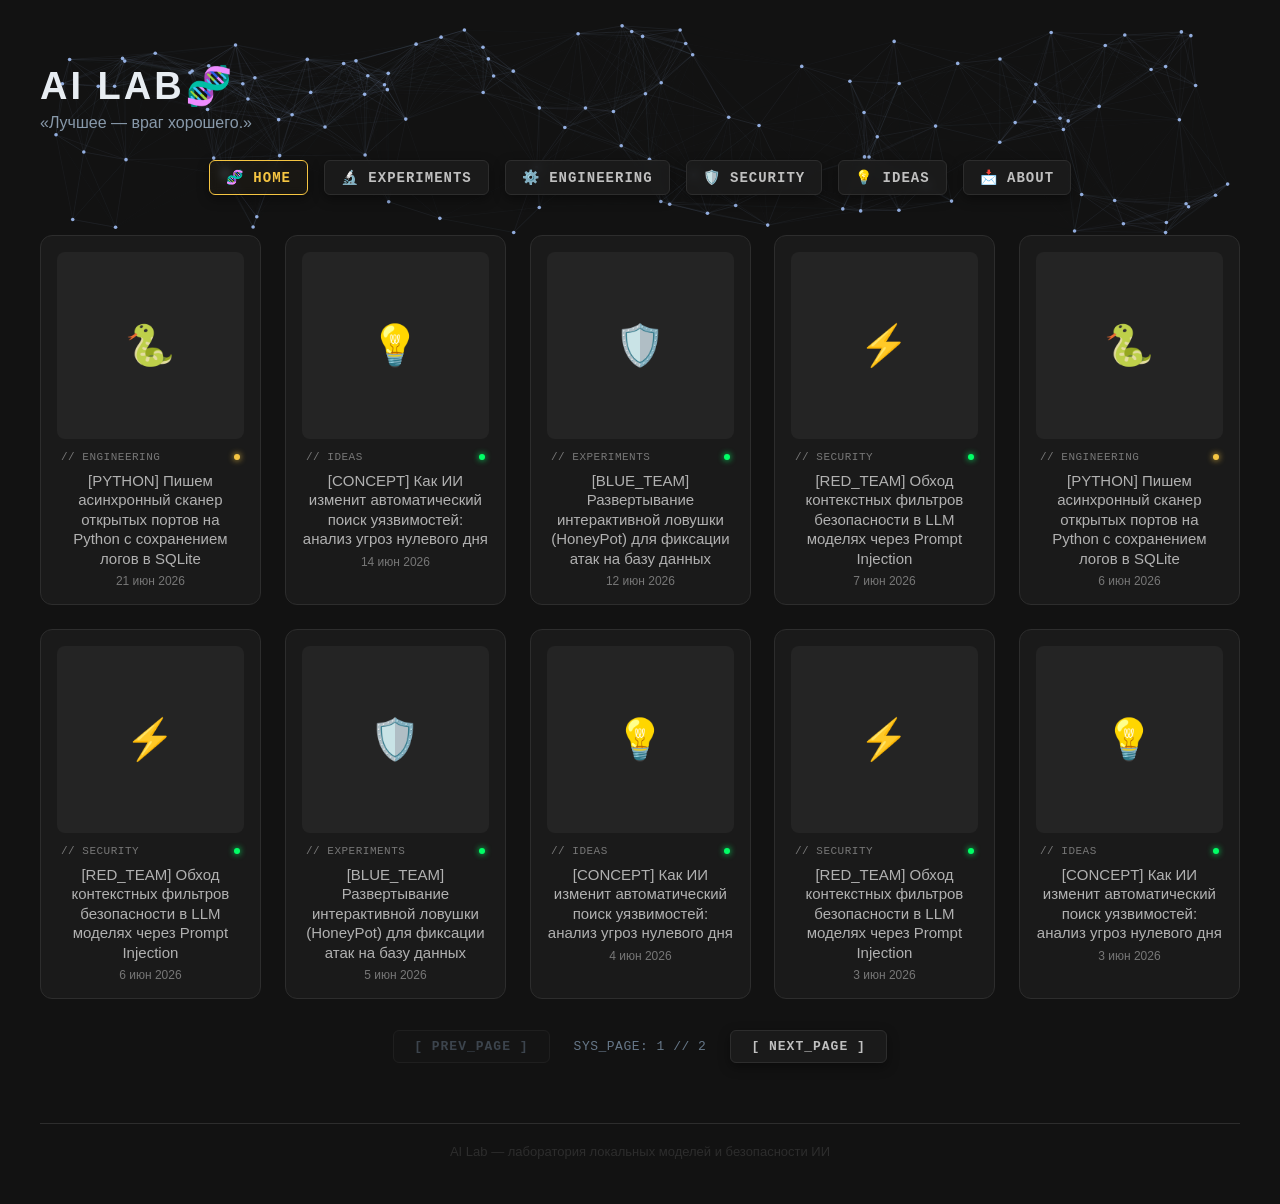
<file: index.html>
<!DOCTYPE html>
<html lang="ru">
<head>
  <meta charset="utf-8">
  <meta name="viewport" content="width=device-width, initial-scale=1.0">
  <title>AI Lab — Главная</title>
  <link rel="stylesheet" href="css/style.css">
</head>
<body>
<header>
  <!-- Фоновый холст остается на весь экран -->
  <canvas id="neuro-canvas"></canvas>
  
  <!-- Новый контейнер для выравнивания текста по левому краю контента -->
  <div class="header-container">
    <h1 class="matrix-title">AI Lab🧬</h1>
    <div class="subtitle">«Лучшее — враг хорошего.»</div>
<nav>
  <a href="index.html" class="category-btn active" data-category="ALL">🧬 HOME</a>
  <a href="EXPERIMENTS.html">🔬 EXPERIMENTS</a>
  <a href="ENGINEERING.html">⚙️ ENGINEERING</a>
  <a href="SECURITY.html">🛡️ SECURITY</a>
  <a href="IDEAS.html">💡 IDEAS</a>
  <a href="about.html">📩 ABOUT</a>
</nav>
  </div>
</header>




<main>
  <!-- Возвращаем просторную сетку публикаций -->
  <div class="grid-container" id="posts-container">
    <!-- Сюда JS будет вставлять ваши карточки -->
  </div>
  
  <div id="pagination-controls" style="display: flex; justify-content: center; align-items: center; margin: 30px 0 40px; gap: 8px; flex-wrap: wrap;">
    <!-- Сюда JS вставит кнопки пагинации -->
  </div>
  
</div>

</main>

  <footer>
    AI Lab — лаборатория локальных моделей и безопасности ИИ
  </footer>

  <script src="js/main.js"></script>
  <script src="js/neuro.js"></script>
</body>
</html>
</file>
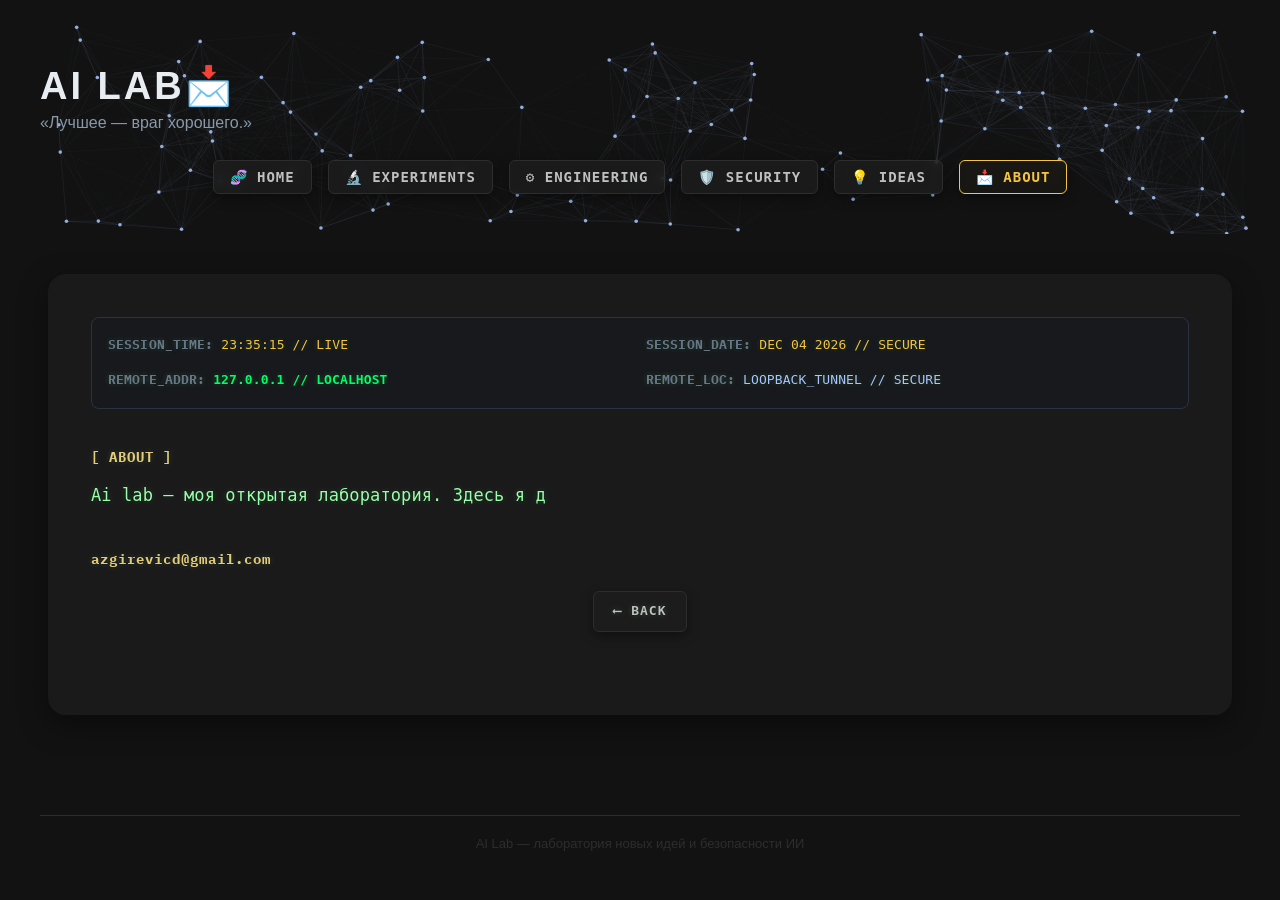
<file: about.html>
<!DOCTYPE html>
<html lang="ru">
<head>
  <meta charset="utf-8">
  <meta name="viewport" content="width=device-width, initial-scale=1.0">
  <title>AI Lab — About</title>
  <!-- ИСПРАВЛЕНО: Правильное и полное подключение худых кибер-шрифтов от Google -->
<link href="https://fonts.googleapis.com/css2?family=IBM+Plex+Mono:wght@400;600&display=swap" rel="stylesheet">
  <link rel="stylesheet" href="css/style.css">
</head>

<body>
<header>
  <canvas id="neuro-canvas"></canvas>
  <div class="header-container">
    <h1 class="matrix-title">AI Lab📩</h1>
    <div class="subtitle">«Лучшее — враг хорошего.»</div>
    <nav>
      <a href="index.html">🧬 HOME</a>
      <a href="EXPERIMENTS.html">🔬 EXPERIMENTS</a>
      <a href="ENGINEERING.html">⚙️ ENGINEERING</a>
      <a href="SECURITY.html">🛡️ SECURITY</a>
      <a href="IDEAS.html">💡 IDEAS</a>
      <a href="about.html" class="category-btn active" data-category="ABOUT">📩 ABOUT</a>
    </nav>
  </div>
</header>

  <main class="post-main-container">

      <!-- 3. Основной блок контента -->
  <article class="post-content">
<div class="spec-grid" style="margin-bottom: 24px;">
  <!-- Живые дата и время -->
  <div class="spec-item"><strong>SESSION_TIME:</strong> <span id="live-clock" style="color: #F5C542;">CONNECTING...</span></div>
  <div class="spec-item"><strong>SESSION_DATE:</strong> <span id="live-date" style="color: #F5C542;">SYNCING...</span></div>
  
  <!-- IP-адрес посетителя -->
  <div class="spec-item"><strong>REMOTE_ADDR:</strong> <span id="user-ip" style="color: #00ff66; font-weight: bold;">[SCANNING...]</span></div>
  <div class="spec-item"><strong>REMOTE_LOC:</strong> <span id="user-geo" style="color: #A8C7FF;">[LOCATING...]</span></div>

    </div>

</div>
    
    <h3>[ ABOUT ]</h3>
    <p>Ai lab — моя открытая лаборатория. Здесь я документирую эксперименты, фиксирую ошибки и делюсь выводами. Дневник моего погружения в сферу ИИ-технологий.
    Благодаря современным инструментам, теперь каждый может создавать готовые проекты (вроде этого сайта), не имея глубоких технических знаний.
    Мой путь — это обучение через практические эксперименты. Если этот сайт вдохновит или поможет кому-то — значит, всё было не зря.</p>

    <h3>azgirevicd@gmail.com</h3>
    
    <a href="#" class="back-link" onclick="if(document.referrer) { history.back(); return false; } else { window.location.href='index.html'; return false; }">
    ⟵ Back
    </a>
  </article>
</main>

  <footer>
    AI Lab — лаборатория новых идей и безопасности ИИ
  </footer>
  <script src="js/main.js"></script>
<script src="js/neuro.js"></script>
</body>
</body>
</html>
</file>
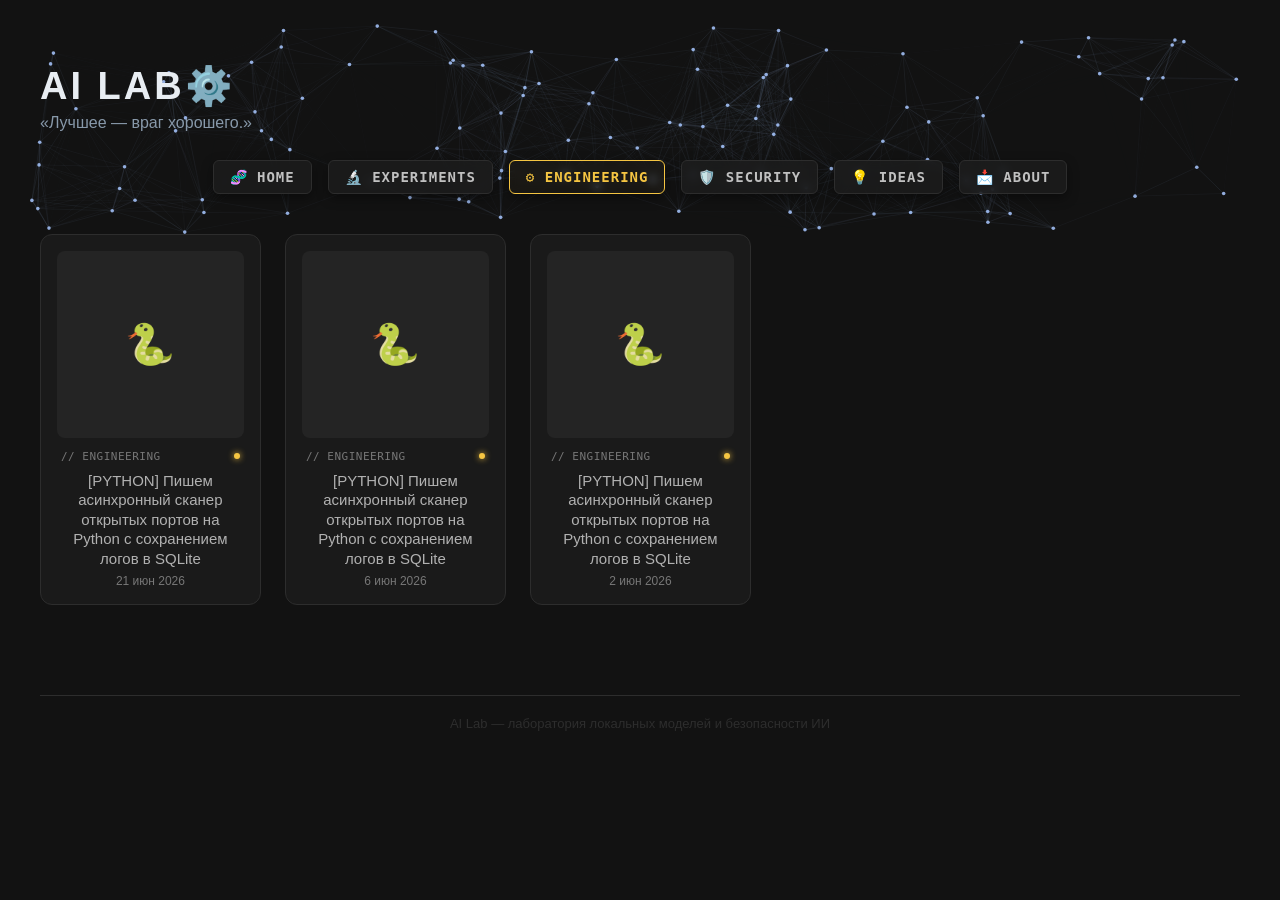
<file: ENGINEERING.html>
<!DOCTYPE html>
<html lang="ru">
<head>
  <meta charset="utf-8">
  <meta name="viewport" content="width=device-width, initial-scale=1.0">
  <title>AI Lab — Engineering</title>
  <link rel="stylesheet" href="css/style.css">
</head>
<body>
<header>
  <!-- Фоновый холст остается на весь экран -->
  <canvas id="neuro-canvas"></canvas>
  
  <!-- Новый контейнер для выравнивания текста по левому краю контента -->
  <div class="header-container">
    <h1 class="matrix-title">AI Lab⚙️</h1>
    <div class="subtitle">«Лучшее — враг хорошего.»</div>
<nav>
  <a href="index.html">🧬 HOME</a>
  <a href="EXPERIMENTS.html">🔬 EXPERIMENTS</a>
  <a href="ENGINEERING.html" class="category-btn active" data-category="ENGINEERING">⚙️ ENGINEERING</a>
  <a href="SECURITY.html">🛡️ SECURITY</a>
  <a href="IDEAS.html">💡 IDEAS</a>
  <a href="about.html">📩 ABOUT</a>
</nav>
  </div>
</header>


<main>
  <!-- Возвращаем просторную сетку публикаций -->
  <div class="grid-container" id="posts-container">
    <!-- Сюда JS будет вставлять ваши карточки -->
  </div>
  
  <div id="pagination-controls" style="display: flex; justify-content: center; align-items: center; margin: 30px 0 40px; gap: 8px; flex-wrap: wrap;">
    <!-- Сюда JS вставит кнопки пагинации -->
  </div>
</main>

  <footer>
    AI Lab — лаборатория локальных моделей и безопасности ИИ
  </footer>

  <script src="js/main.js"></script>
  <script src="js/neuro.js"></script>
</body>
</html>
</file>
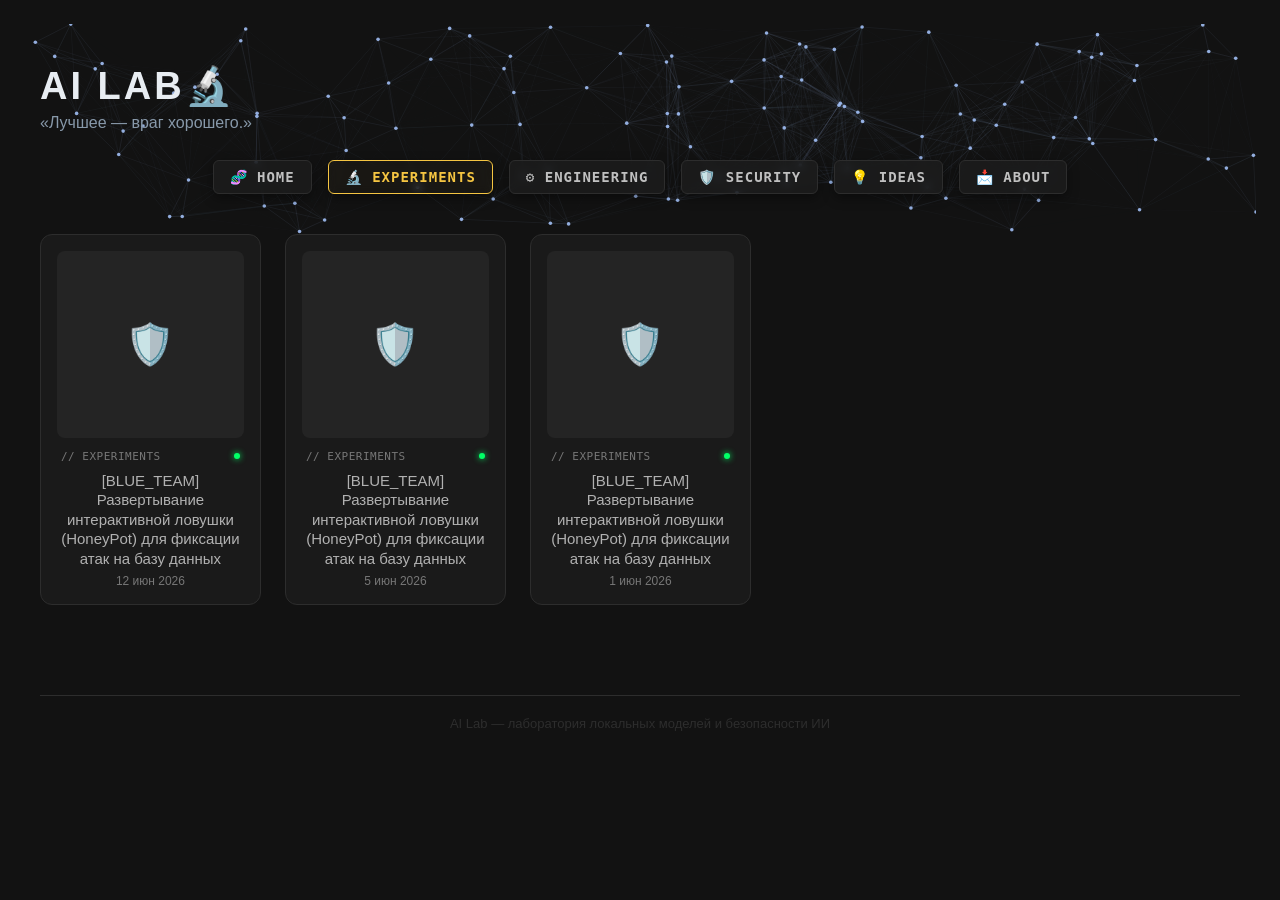
<file: EXPERIMENTS.html>
<!DOCTYPE html>
<html lang="ru">
<head>
  <meta charset="utf-8">
  <meta name="viewport" content="width=device-width, initial-scale=1.0">
  <title>AI Lab — Experiments</title>
  <link rel="stylesheet" href="css/style.css">
</head>
<body>
<header>
  <!-- Фоновый холст остается на весь экран -->
  <canvas id="neuro-canvas"></canvas>
  
  <!-- Новый контейнер для выравнивания текста по левому краю контента -->
  <div class="header-container">
    <h1 class="matrix-title">AI Lab🔬</h1>
    <div class="subtitle">«Лучшее — враг хорошего.»</div>
<nav>
  <a href="index.html">🧬 HOME</a>
  <a href="EXPERIMENTS.html" class="category-btn active" data-category="EXPERIMENTS">🔬 EXPERIMENTS</a>
  <a href="ENGINEERING.html">⚙️ ENGINEERING</a>
  <a href="SECURITY.html">🛡️ SECURITY</a>
  <a href="IDEAS.html">💡 IDEAS</a>
  <a href="about.html">📩 ABOUT</a>
</nav>
  </div>
</header>


<main>
  <!-- Возвращаем просторную сетку публикаций -->
  <div class="grid-container" id="posts-container">
    <!-- Сюда JS будет вставлять ваши карточки -->
  </div>
  
  <div id="pagination-controls" style="display: flex; justify-content: center; align-items: center; margin: 30px 0 40px; gap: 8px; flex-wrap: wrap;">
    <!-- Сюда JS вставит кнопки пагинации -->
  </div>
</main>

  <footer>
    AI Lab — лаборатория локальных моделей и безопасности ИИ
  </footer>

  <script src="js/main.js"></script>
  <script src="js/neuro.js"></script>
</body>
</html>
</file>
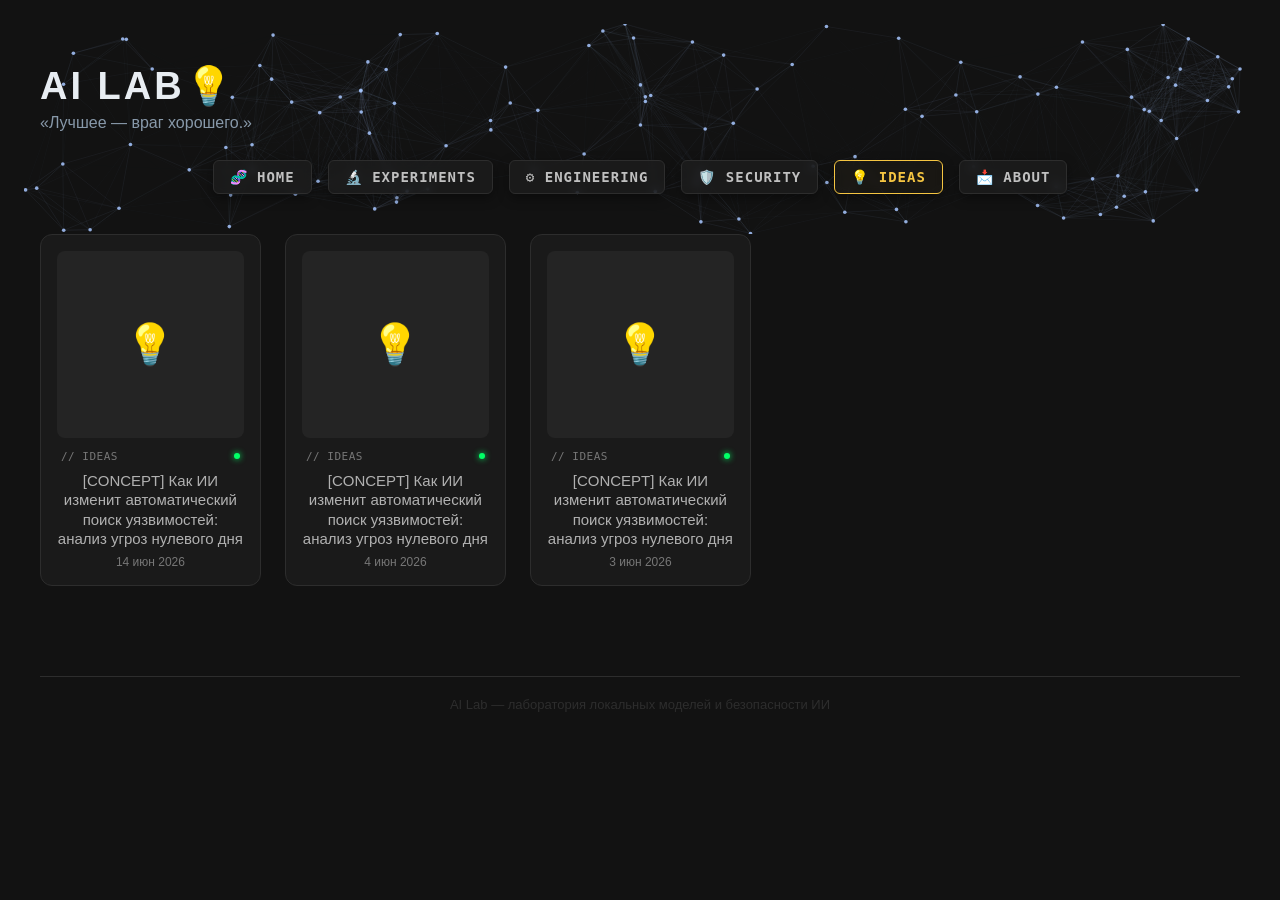
<file: IDEAS.html>
<!DOCTYPE html>
<html lang="ru">
<head>
  <meta charset="utf-8">
  <meta name="viewport" content="width=device-width, initial-scale=1.0">
  <title>AI Lab — Ideas</title>
  <link rel="stylesheet" href="css/style.css">
</head>
<body>
<header>
  <!-- Фоновый холст остается на весь экран -->
  <canvas id="neuro-canvas"></canvas>
  
  <!-- Новый контейнер для выравнивания текста по левому краю контента -->
  <div class="header-container">
    <h1 class="matrix-title">AI Lab💡</h1>
    <div class="subtitle">«Лучшее — враг хорошего.»</div>
<nav>
  <a href="index.html">🧬 HOME</a>
  <a href="EXPERIMENTS.html">🔬 EXPERIMENTS</a>
  <a href="ENGINEERING.html">⚙️ ENGINEERING</a>
  <a href="SECURITY.html">🛡️ SECURITY</a>
  <a href="IDEAS.html" class="category-btn active" data-category="EIDEAS">💡 IDEAS</a>
  <a href="about.html">📩 ABOUT</a>
</nav>
  </div>
</header>


<main>
  <!-- Возвращаем просторную сетку публикаций -->
  <div class="grid-container" id="posts-container">
    <!-- Сюда JS будет вставлять ваши карточки -->
  </div>
  
  <div id="pagination-controls" style="display: flex; justify-content: center; align-items: center; margin: 30px 0 40px; gap: 8px; flex-wrap: wrap;">
    <!-- Сюда JS вставит кнопки пагинации -->
  </div>
</main>

  <footer>
    AI Lab — лаборатория локальных моделей и безопасности ИИ
  </footer>

  <script src="js/main.js"></script>
  <script src="js/neuro.js"></script>
</body>
</html>
</file>
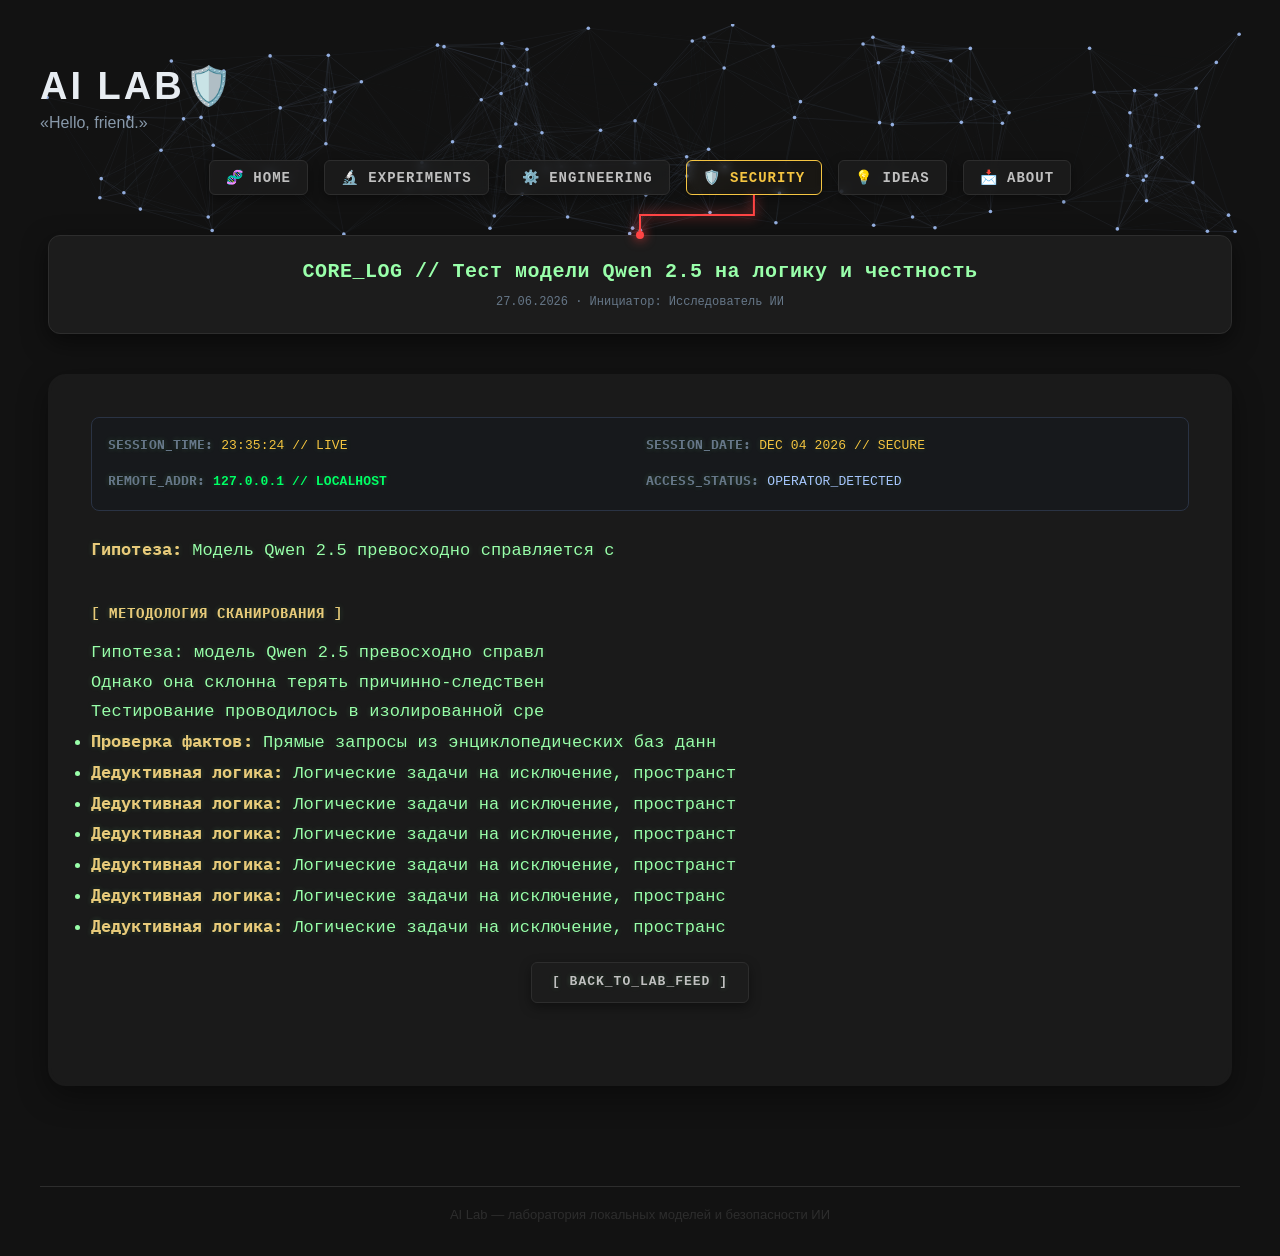
<file: post-1.html>
<!DOCTYPE html>
<html lang="ru">
<head>
  <meta charset="utf-8">
  <meta name="viewport" content="width=device-width, initial-scale=1.0">
  <title>AI Lab — Тест модели Qwen 2.5</title>
  
  <!-- ИСПРАВЛЕНО: Правильное и полное подключение худых кибер-шрифтов от Google -->
<link href="https://fonts.googleapis.com/css2?family=IBM+Plex+Mono:wght@400;600&display=swap" rel="stylesheet">
  <link rel="stylesheet" href="css/style.css">
</head>
<body>
<header>
  <canvas id="neuro-canvas"></canvas>
  <div class="header-container">
    <h1 class="matrix-title">AI Lab🛡️</h1>
    <div class="subtitle">«Hello, friend.»</div>
    <nav>
      <a href="index.html">🧬 HOME</a>
      <a href="EXPERIMENTS.html">🔬 EXPERIMENTS</a>
      <a href="ENGINEERING.html">⚙️ ENGINEERING</a>
      <a href="SECURITY.html" class="category-btn active" data-category="SECURITY">🛡️ SECURITY</a>
      <a href="IDEAS.html">💡 IDEAS</a>
      <a href="about.html">📩 ABOUT</a>
    </nav>
  </div>
</header>

<main class="post-main-container">

  <!-- 1. Отдельный изолированный блок для названия темы -->
  <div class="post-title-card">
    <h2>CORE_LOG // Тест модели Qwen 2.5 на логику и честность</h2>
    <span class="post-date">27.06.2026 · Инициатор: Исследователь ИИ</span>
  </div>

  <!-- 3. Основной блок контента -->
  <article class="post-content">
<div class="spec-grid" style="margin-bottom: 24px;">
  <!-- Живые дата и время -->
  <div class="spec-item"><strong>SESSION_TIME:</strong> <span id="live-clock" style="color: #F5C542;">CONNECTING...</span></div>
  <div class="spec-item"><strong>SESSION_DATE:</strong> <span id="live-date" style="color: #F5C542;">SYNCING...</span></div>
  
  <!-- IP-адрес посетителя -->
  <div class="spec-item"><strong>REMOTE_ADDR:</strong> <span id="user-ip" style="color: #00ff66; font-weight: bold;">[SCANNING...]</span></div>
  <div class="spec-item"><strong>ACCESS_STATUS:</strong> <span id="access-status" style="color: #A8C7FF;">OPERATOR_DETECTED</span></div>
    </div>

    <p><strong>Гипотеза:</strong> Модель Qwen 2.5 превосходно справляется с извлечением сухих фактов, но склонна терять причинно-следственные связи и совершать критические ошибки при выстраивании сложных многоступенчатых логических цепочек.</p>

    <h3>[ МЕТОДОЛОГИЯ СКАНИРОВАНИЯ ]</h3>
    <p>Гипотеза: модель Qwen 2.5 превосходно справляется с извлечением сухих фактов.</p>
<p>Однако она склонна терять причинно-следственные связи и совершать критические ошибки.</p>
<p>Тестирование проводилось в изолированной среде и включало 15 сложных сценариев.</p>

    <ul>
      <li><strong>Проверка фактов:</strong> Прямые запросы из энциклопедических баз данных.</li>
      <li><strong>Дедуктивная логика:</strong> Логические задачи на исключение, пространственное мышление и математические последовательности.</li>
      <li><strong>Дедуктивная логика:</strong> Логические задачи на исключение, пространственное мышление и математические последовательности.</li>
      <li><strong>Дедуктивная логика:</strong> Логические задачи на исключение, пространственное мышление и математические последовательности.</li>
      <li><strong>Дедуктивная логика:</strong> Логические задачи на исключение, пространственное мышление и математические последовательности.</li>
      <li><strong>Дедуктивная логика:</strong> Логические задачи на исключение, пространственное мышление и математические последовательности.</li>
      <li><strong>Дедуктивная логика:</strong> Логические задачи на исключение, пространственное мышление и математические последовательности.</li>
    </ul>

    <a href="#" class="back-link" onclick="if(document.referrer) { history.back(); return false; } else { window.location.href='index.html'; return false; }">
      [ BACK_TO_LAB_FEED ]
    </a>
  </article>
</main>

<footer>
  AI Lab — лаборатория локальных моделей и безопасности ИИ
</footer>

<script src="js/main.js"></script>
<script src="js/neuro.js"></script>
</body>
</html>
</file>
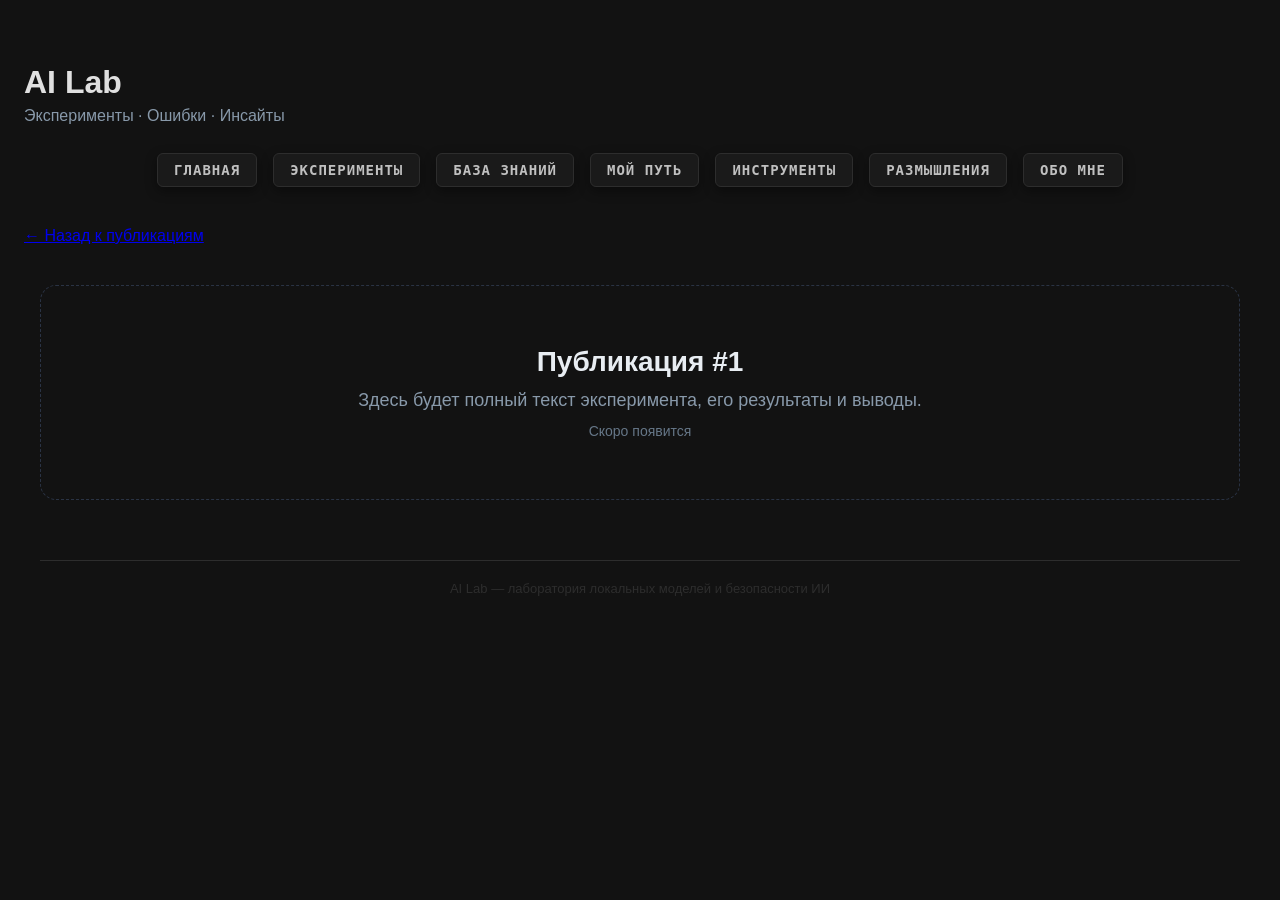
<file: post-2.html>
<!DOCTYPE html>
<html lang="ru">
<head>
  <meta charset="utf-8">
  <meta name="viewport" content="width=device-width, initial-scale=1.0">
  <title>AI Lab — Публикация #2</title>
  <link rel="stylesheet" href="css/style.css">
</head>
<body>
  <header>
    <h1>AI Lab</h1>
    <div class="subtitle">Эксперименты · Ошибки · Инсайты</div>
    <nav>
      <a href="index.html">Главная</a>
      <a href="experiments.html">Эксперименты</a>
      <a href="knowledge.html">База знаний</a>
      <a href="journey.html">Мой путь</a>
      <a href="tools.html">Инструменты</a>
      <a href="thoughts.html">Размышления</a>
      <a href="about.html">Обо мне</a>
    </nav>
  </header>

  <main>
    <a href="index.html" class="back-link">← Назад к публикациям</a>
    <div class="page-placeholder">
      <h2>Публикация #1</h2>
      <p>Здесь будет полный текст эксперимента, его результаты и выводы.</p>
      <p style="margin-top:12px; font-size:14px; color:#667788;">Скоро появится</p>
    </div>
  </main>

  <footer>
    AI Lab — лаборатория локальных моделей и безопасности ИИ
  </footer>
</body>
</html>
</file>
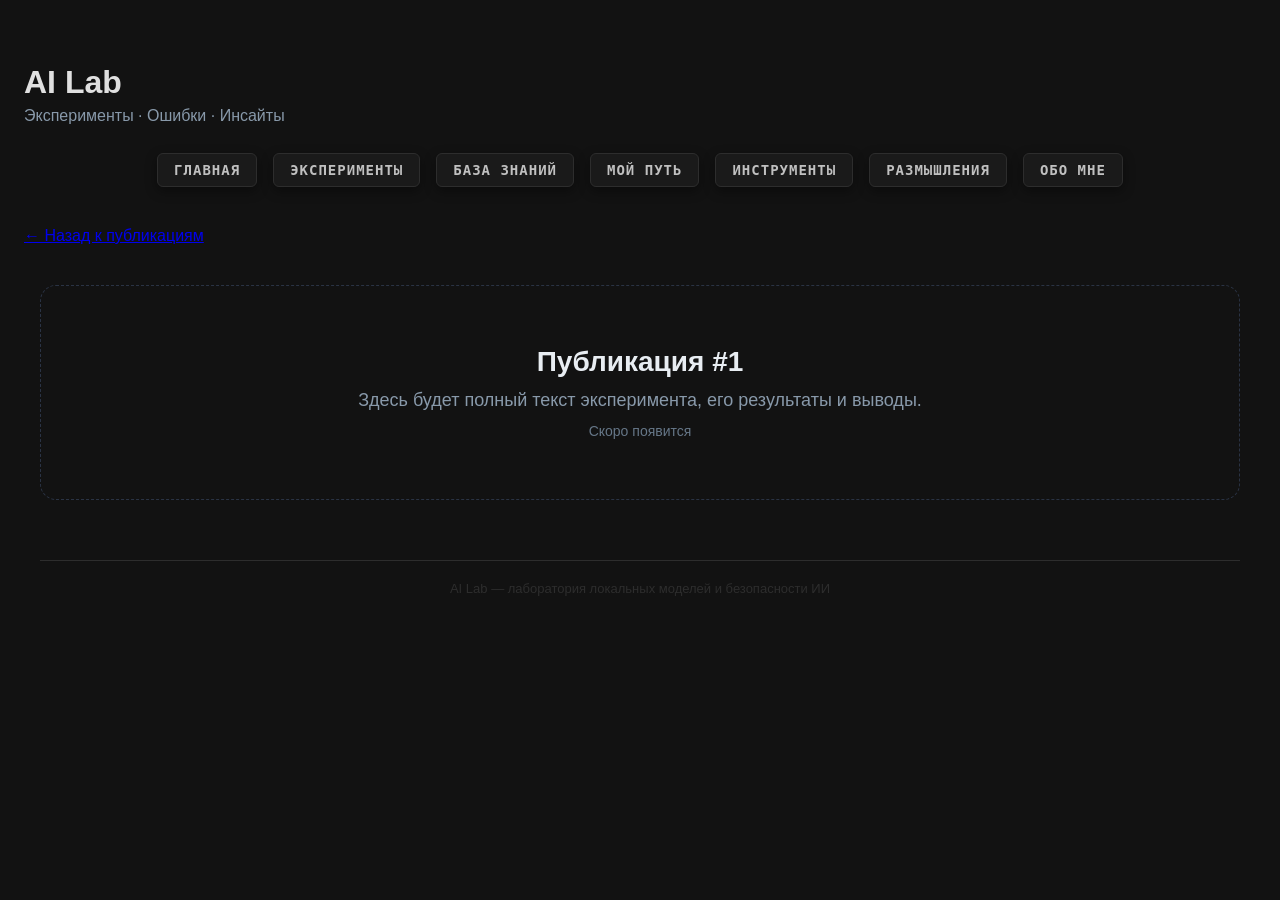
<file: post-3.html>
<!DOCTYPE html>
<html lang="ru">
<head>
  <meta charset="utf-8">
  <meta name="viewport" content="width=device-width, initial-scale=1.0">
  <title>AI Lab — Публикация #3</title>
  <link rel="stylesheet" href="css/style.css">
</head>
<body>
  <header>
    <h1>AI Lab</h1>
    <div class="subtitle">Эксперименты · Ошибки · Инсайты</div>
    <nav>
      <a href="index.html">Главная</a>
      <a href="experiments.html">Эксперименты</a>
      <a href="knowledge.html">База знаний</a>
      <a href="journey.html">Мой путь</a>
      <a href="tools.html">Инструменты</a>
      <a href="thoughts.html">Размышления</a>
      <a href="about.html">Обо мне</a>
    </nav>
  </header>

  <main>
    <a href="index.html" class="back-link">← Назад к публикациям</a>
    <div class="page-placeholder">
      <h2>Публикация #1</h2>
      <p>Здесь будет полный текст эксперимента, его результаты и выводы.</p>
      <p style="margin-top:12px; font-size:14px; color:#667788;">Скоро появится</p>
    </div>
  </main>

  <footer>
    AI Lab — лаборатория локальных моделей и безопасности ИИ
  </footer>
</body>
</html>
</file>
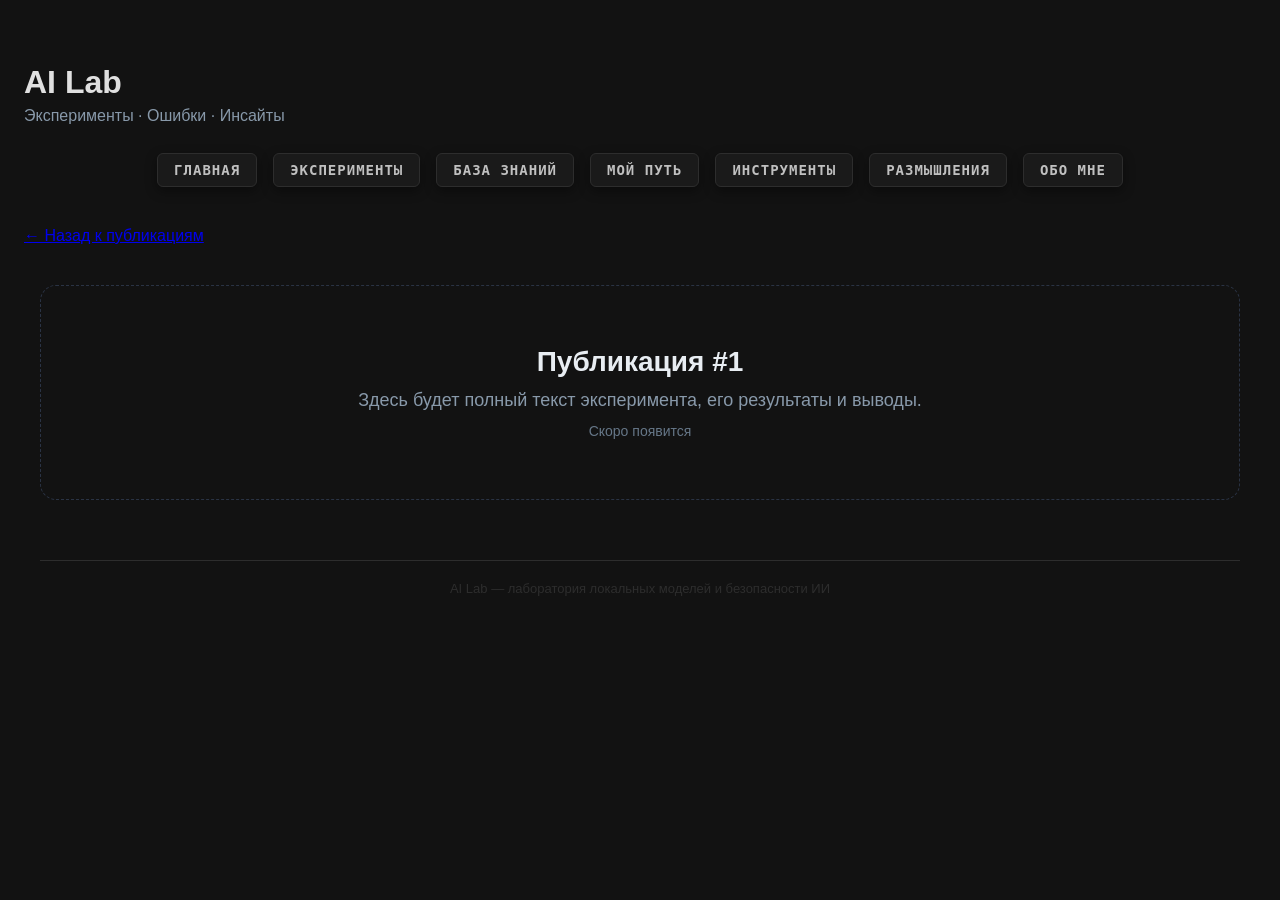
<file: post-4.html>
<!DOCTYPE html>
<html lang="ru">
<head>
  <meta charset="utf-8">
  <meta name="viewport" content="width=device-width, initial-scale=1.0">
  <title>AI Lab — Публикация #4</title>
  <link rel="stylesheet" href="css/style.css">
</head>
<body>
  <header>
    <h1>AI Lab</h1>
    <div class="subtitle">Эксперименты · Ошибки · Инсайты</div>
    <nav>
      <a href="index.html">Главная</a>
      <a href="experiments.html">Эксперименты</a>
      <a href="knowledge.html">База знаний</a>
      <a href="journey.html">Мой путь</a>
      <a href="tools.html">Инструменты</a>
      <a href="thoughts.html">Размышления</a>
      <a href="about.html">Обо мне</a>
    </nav>
  </header>

  <main>
    <a href="index.html" class="back-link">← Назад к публикациям</a>
    <div class="page-placeholder">
      <h2>Публикация #1</h2>
      <p>Здесь будет полный текст эксперимента, его результаты и выводы.</p>
      <p style="margin-top:12px; font-size:14px; color:#667788;">Скоро появится</p>
    </div>
  </main>

  <footer>
    AI Lab — лаборатория локальных моделей и безопасности ИИ
  </footer>
</body>
</html>
</file>
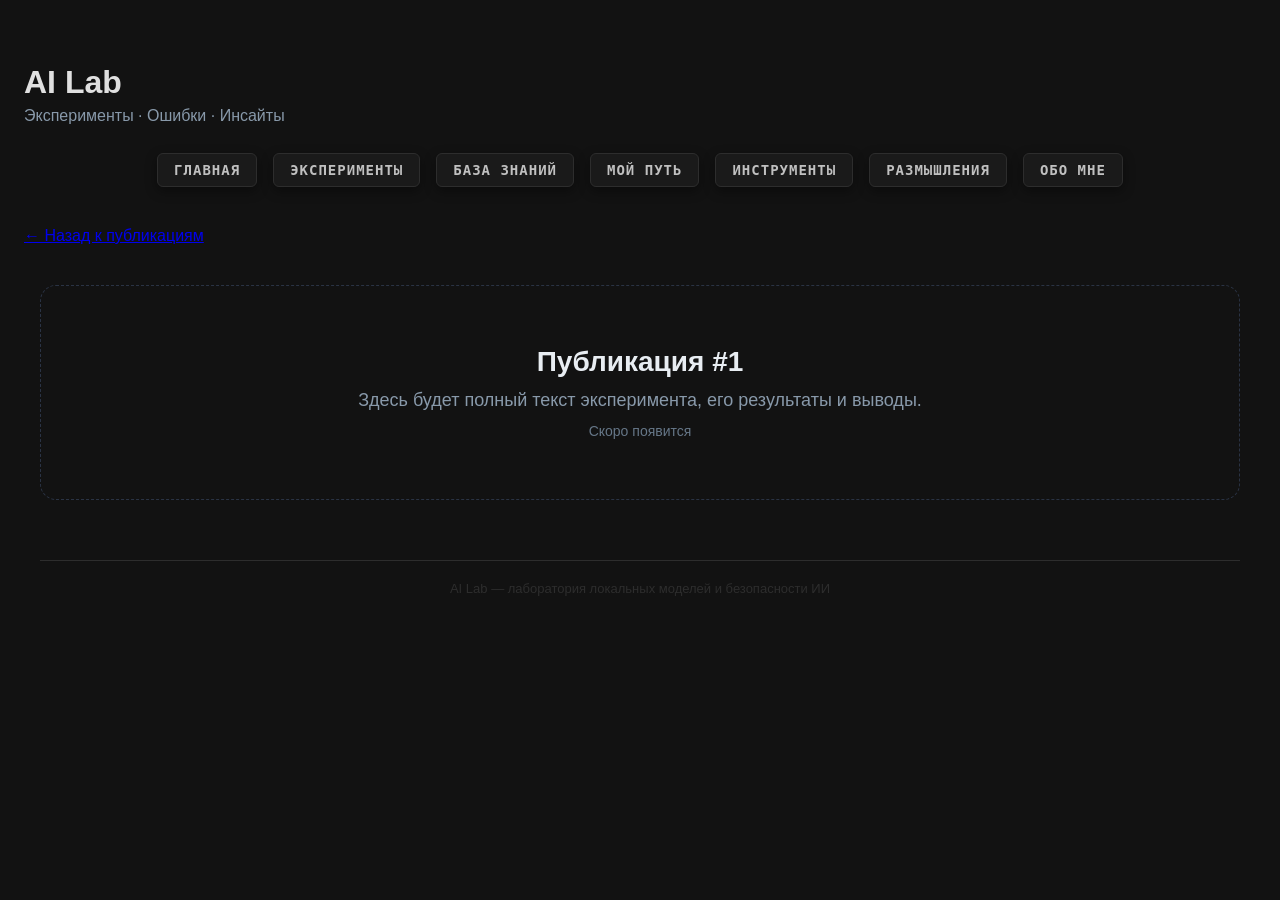
<file: post-5.html>
<!DOCTYPE html>
<html lang="ru">
<head>
  <meta charset="utf-8">
  <meta name="viewport" content="width=device-width, initial-scale=1.0">
  <title>AI Lab — Публикация #5</title>
  <link rel="stylesheet" href="css/style.css">
</head>
<body>
  <header>
    <h1>AI Lab</h1>
    <div class="subtitle">Эксперименты · Ошибки · Инсайты</div>
    <nav>
      <a href="index.html">Главная</a>
      <a href="experiments.html">Эксперименты</a>
      <a href="knowledge.html">База знаний</a>
      <a href="journey.html">Мой путь</a>
      <a href="tools.html">Инструменты</a>
      <a href="thoughts.html">Размышления</a>
      <a href="about.html">Обо мне</a>
    </nav>
  </header>

  <main>
    <a href="index.html" class="back-link">← Назад к публикациям</a>
    <div class="page-placeholder">
      <h2>Публикация #1</h2>
      <p>Здесь будет полный текст эксперимента, его результаты и выводы.</p>
      <p style="margin-top:12px; font-size:14px; color:#667788;">Скоро появится</p>
    </div>
  </main>

  <footer>
    AI Lab — лаборатория локальных моделей и безопасности ИИ
  </footer>
</body>
</html>
</file>
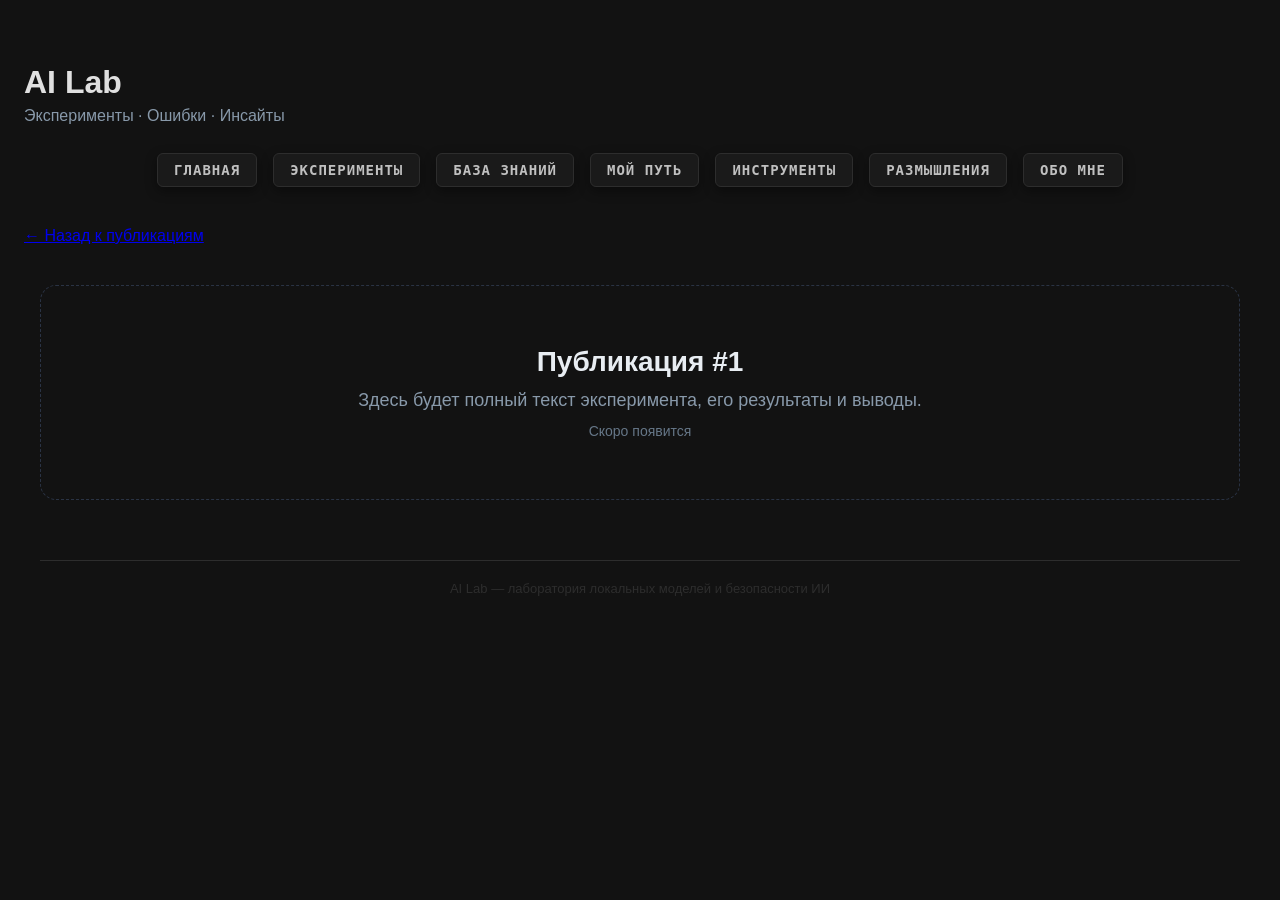
<file: post-6.html>
<!DOCTYPE html>
<html lang="ru">
<head>
  <meta charset="utf-8">
  <meta name="viewport" content="width=device-width, initial-scale=1.0">
  <title>AI Lab — Публикация #6</title>
  <link rel="stylesheet" href="css/style.css">
</head>
<body>
  <header>
    <h1>AI Lab</h1>
    <div class="subtitle">Эксперименты · Ошибки · Инсайты</div>
    <nav>
      <a href="index.html">Главная</a>
      <a href="experiments.html">Эксперименты</a>
      <a href="knowledge.html">База знаний</a>
      <a href="journey.html">Мой путь</a>
      <a href="tools.html">Инструменты</a>
      <a href="thoughts.html">Размышления</a>
      <a href="about.html">Обо мне</a>
    </nav>
  </header>

  <main>
    <a href="index.html" class="back-link">← Назад к публикациям</a>
    <div class="page-placeholder">
      <h2>Публикация #1</h2>
      <p>Здесь будет полный текст эксперимента, его результаты и выводы.</p>
      <p style="margin-top:12px; font-size:14px; color:#667788;">Скоро появится</p>
    </div>
  </main>

  <footer>
    AI Lab — лаборатория локальных моделей и безопасности ИИ
  </footer>
</body>
</html>
</file>
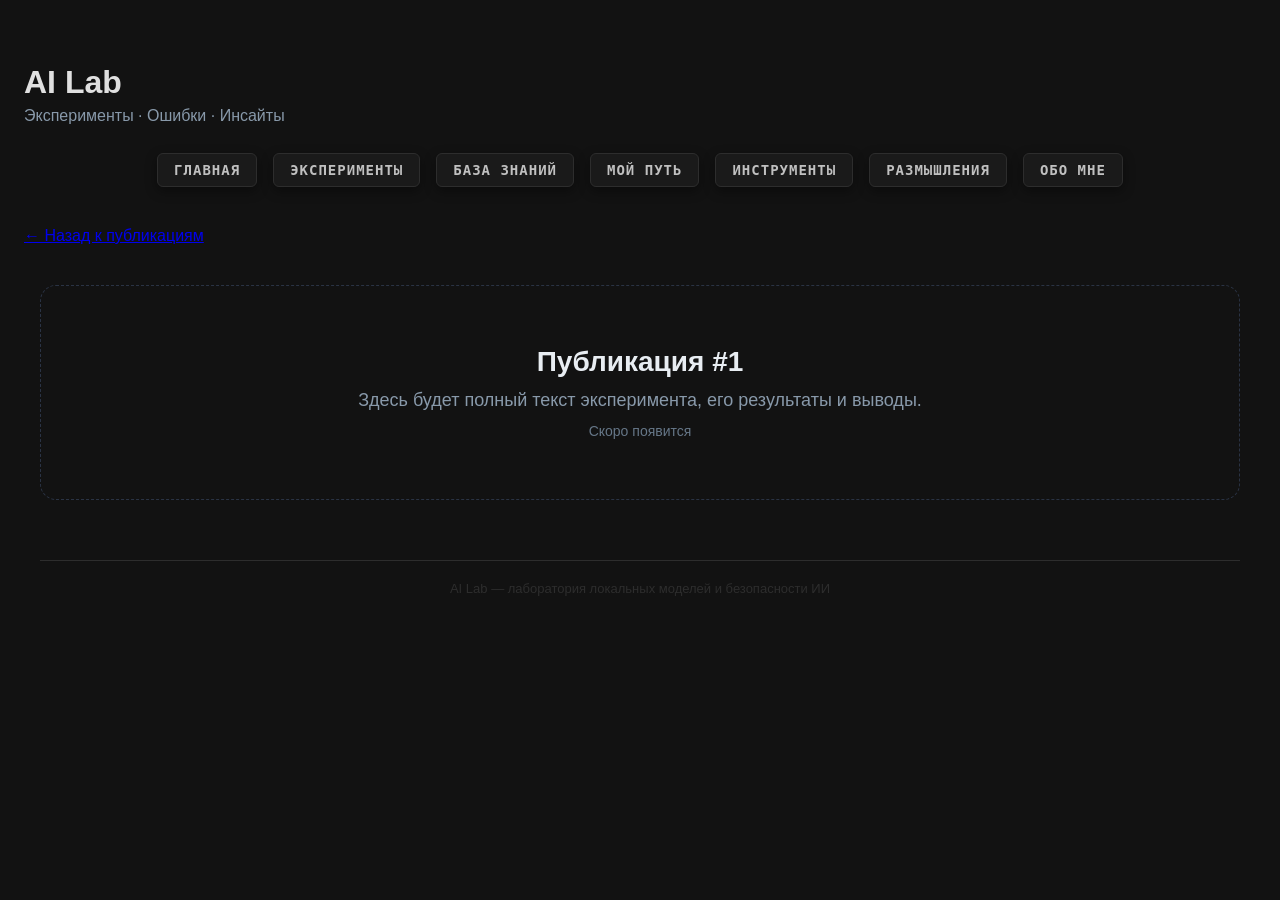
<file: post-7.html>
<!DOCTYPE html>
<html lang="ru">
<head>
  <meta charset="utf-8">
  <meta name="viewport" content="width=device-width, initial-scale=1.0">
  <title>AI Lab — Публикация #7</title>
  <link rel="stylesheet" href="css/style.css">
</head>
<body>
  <header>
    <h1>AI Lab</h1>
    <div class="subtitle">Эксперименты · Ошибки · Инсайты</div>
    <nav>
      <a href="index.html">Главная</a>
      <a href="experiments.html">Эксперименты</a>
      <a href="knowledge.html">База знаний</a>
      <a href="journey.html">Мой путь</a>
      <a href="tools.html">Инструменты</a>
      <a href="thoughts.html">Размышления</a>
      <a href="about.html">Обо мне</a>
    </nav>
  </header>

  <main>
    <a href="index.html" class="back-link">← Назад к публикациям</a>
    <div class="page-placeholder">
      <h2>Публикация #1</h2>
      <p>Здесь будет полный текст эксперимента, его результаты и выводы.</p>
      <p style="margin-top:12px; font-size:14px; color:#667788;">Скоро появится</p>
    </div>
  </main>

  <footer>
    AI Lab — лаборатория локальных моделей и безопасности ИИ
  </footer>
</body>
</html>
</file>
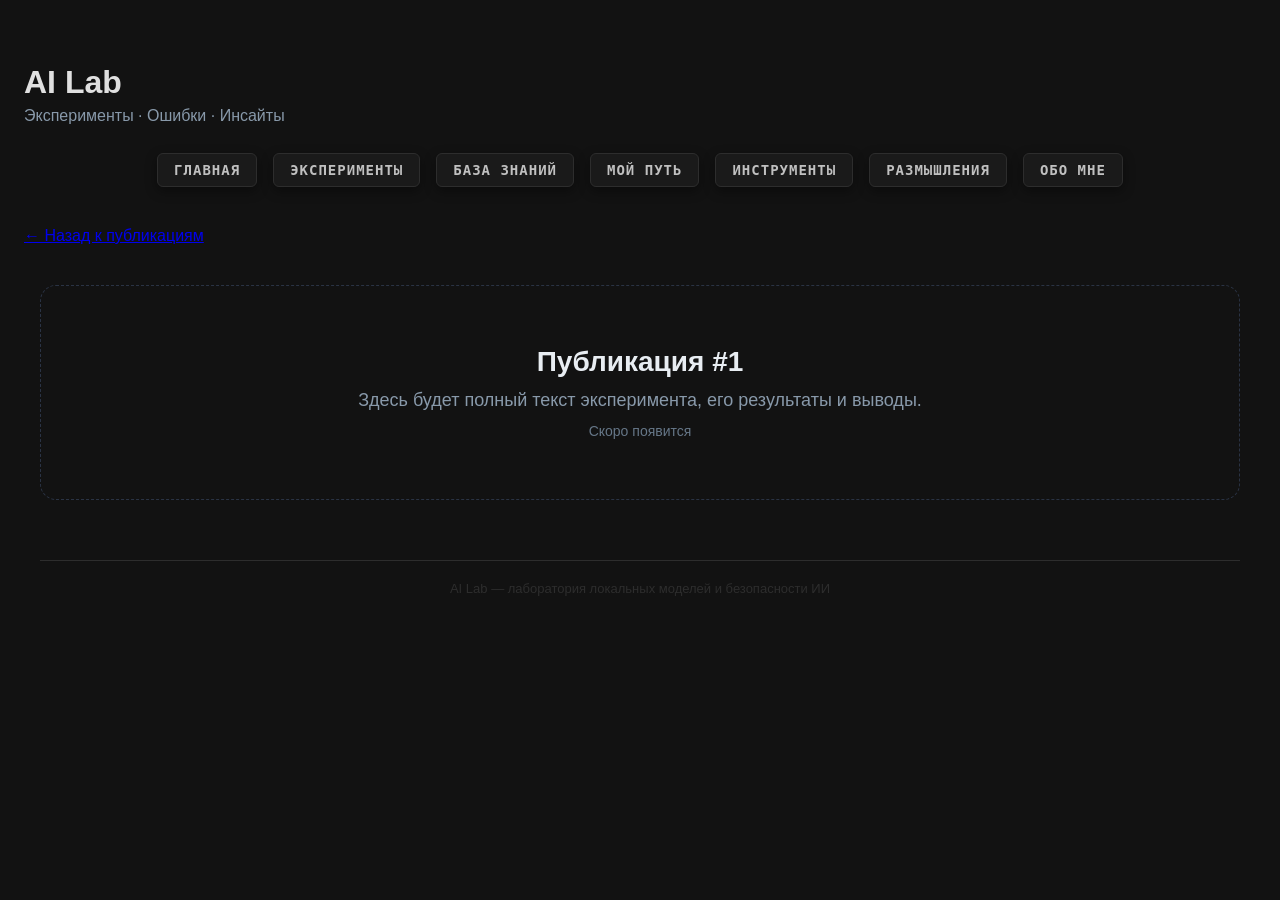
<file: post-8.html>
<!DOCTYPE html>
<html lang="ru">
<head>
  <meta charset="utf-8">
  <meta name="viewport" content="width=device-width, initial-scale=1.0">
  <title>AI Lab — Публикация #8</title>
  <link rel="stylesheet" href="css/style.css">
</head>
<body>
  <header>
    <h1>AI Lab</h1>
    <div class="subtitle">Эксперименты · Ошибки · Инсайты</div>
    <nav>
      <a href="index.html">Главная</a>
      <a href="experiments.html">Эксперименты</a>
      <a href="knowledge.html">База знаний</a>
      <a href="journey.html">Мой путь</a>
      <a href="tools.html">Инструменты</a>
      <a href="thoughts.html">Размышления</a>
      <a href="about.html">Обо мне</a>
    </nav>
  </header>

  <main>
    <a href="index.html" class="back-link">← Назад к публикациям</a>
    <div class="page-placeholder">
      <h2>Публикация #1</h2>
      <p>Здесь будет полный текст эксперимента, его результаты и выводы.</p>
      <p style="margin-top:12px; font-size:14px; color:#667788;">Скоро появится</p>
    </div>
  </main>

  <footer>
    AI Lab — лаборатория локальных моделей и безопасности ИИ
  </footer>
</body>
</html>
</file>
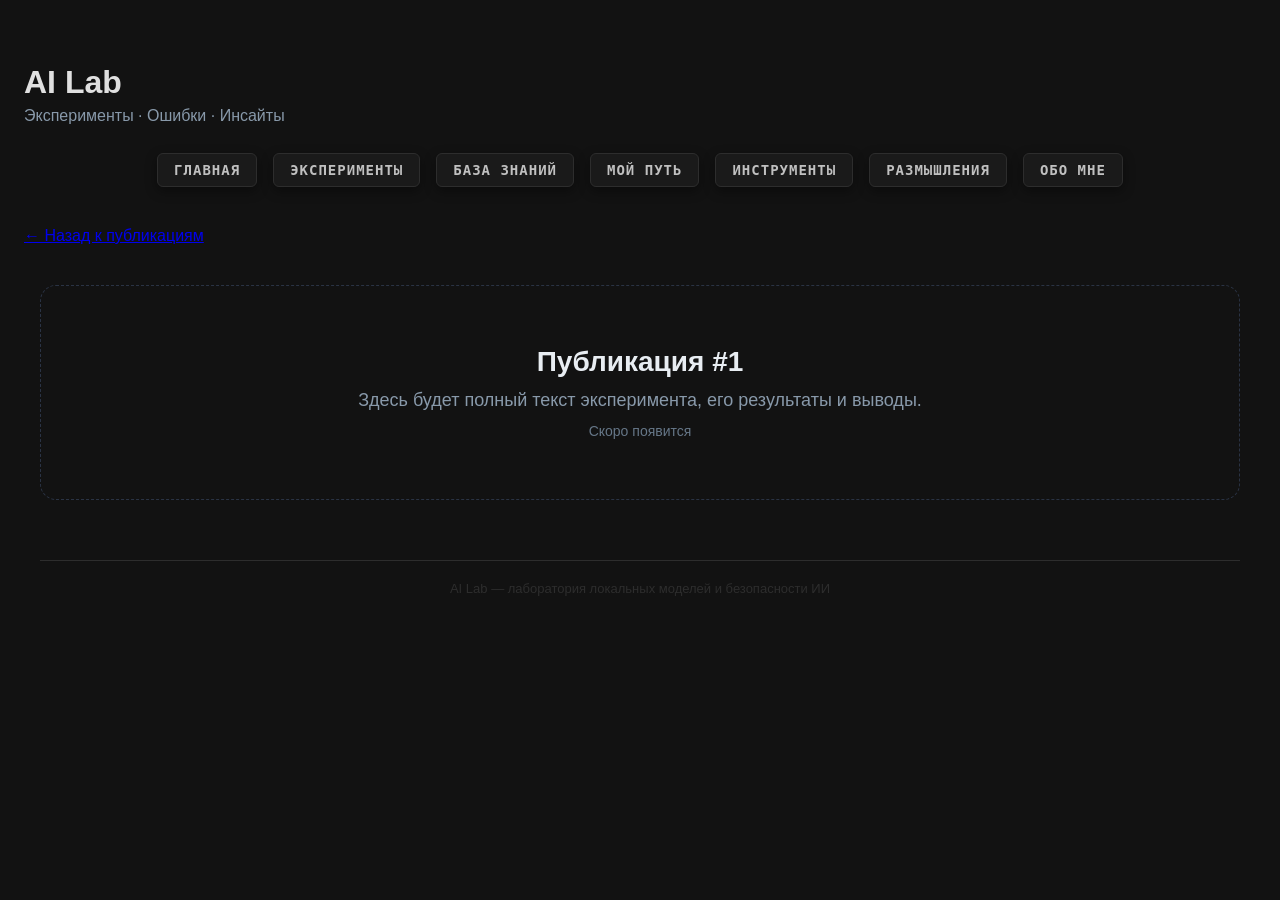
<file: post-9.html>
<!DOCTYPE html>
<html lang="ru">
<head>
  <meta charset="utf-8">
  <meta name="viewport" content="width=device-width, initial-scale=1.0">
  <title>AI Lab — Публикация #9</title>
  <link rel="stylesheet" href="css/style.css">
</head>
<body>
  <header>
    <h1>AI Lab</h1>
    <div class="subtitle">Эксперименты · Ошибки · Инсайты</div>
    <nav>
      <a href="index.html">Главная</a>
      <a href="experiments.html">Эксперименты</a>
      <a href="knowledge.html">База знаний</a>
      <a href="journey.html">Мой путь</a>
      <a href="tools.html">Инструменты</a>
      <a href="thoughts.html">Размышления</a>
      <a href="about.html">Обо мне</a>
    </nav>
  </header>

  <main>
    <a href="index.html" class="back-link">← Назад к публикациям</a>
    <div class="page-placeholder">
      <h2>Публикация #1</h2>
      <p>Здесь будет полный текст эксперимента, его результаты и выводы.</p>
      <p style="margin-top:12px; font-size:14px; color:#667788;">Скоро появится</p>
    </div>
  </main>

  <footer>
    AI Lab — лаборатория локальных моделей и безопасности ИИ
  </footer>
</body>
</html>
</file>
<file: css/style.css>
/* Общие настройки */
* {
  margin: 0;
  padding: 0;
  box-sizing: border-box;
}

body {
  background: #121212; /* Темно-серый фон */
  font-family: 'Fira Sans Condensed', sans-serif;
  color: #E0E0E0;      /* Светло-серый текст по умолчанию */
  padding: 24px;
  min-height: 100vh;
}

/* Шапка */
header {
  position: relative;
  overflow: hidden;
  padding: 40px 0; 
  background: #121212;
  /* Строчку border-bottom: 1px solid #2A3344; мы полностью удалили */
}

#neuro-canvas {
  position: absolute;
  top: 0;
  left: 0;
  width: 100%;
  height: 100%;
  display: block;
  pointer-events: none; 
  z-index: 1;
}

/* Контейнер-обёртка для текста шапки */
.header-container {
  position: relative;
  z-index: 2;
  max-width: 1200px;       /* Точно такая же ширина, как у .grid-container */
  margin: 0 auto;          /* Центрируем сам контейнер на экране */
  padding: 0px;         /* Боковые отступы равны padding у body (24px) */
  text-align: left;        /* Строго по левому краю */
}

/* Стили заголовка */
.matrix-title {
  font-size: 38px;
  letter-spacing: 3px;
  font-weight: 700;
  text-transform: uppercase;
  color: #E8EDF2;
  display: inline-block;
  animation: matrixGlow 8s infinite ease-in-out;
  pointer-events: none;
}

header .subtitle {
  margin-top: 6px;
  color: #8899AA;
  pointer-events: none;
}

/* Навигация */
nav {
  display: flex;
  justify-content: center; 
  flex-wrap: wrap;
  gap: 12px 16px;              /* Чуть компактнее отступы для кнопок */
  margin-top: 28px;
  font-size: 14px;             /* Сделаем шрифт более строгим и аккуратным */
  font-weight: 600;
  font-family: monospace;      /* Настоящий хакерский моноширинный шрифт */
  letter-spacing: 1px;
  text-transform: uppercase;   /* Все буквы заглавные для строгости */
}

nav a {
  pointer-events: auto; 
  color: #C0C0C0;
  text-decoration: none;
  transition: all 0.25s ease;  /* Плавный переход всех эффектов */
  
  background: rgba(30, 30, 30, 0.75); 
  backdrop-filter: blur(4px);  
  /* Мягкая серая граница в тон карточкам */
  border: 1px solid #2D2D2D;   
  padding: 8px 16px;
  border-radius: 6px;
  box-shadow: 0 4px 12px rgba(0, 0, 0, 0.4); 
  display: inline-flex;
  align-items: center;
  gap: 8px;                     
}

/* Эффект при наведении (Ховер) */
nav a:hover {
  color: #00ff66;              /* Загорается матричным зеленым */
  border-color: #00ff66;
  background: rgba(0, 255, 102, 0.05);
  box-shadow: 0 0 12px rgba(0, 255, 102, 0.2);
}

/* Состояние активной страницы (где пользователь находится сейчас) */
nav a.active {
  color: #F5C542;              /* Золотой маркер активной страницы */
  border-color: #F5C542;
  background: rgba(245, 197, 66, 0.03);
  pointer-events: none;        /* Нельзя кликнуть на уже открытую страницу */
}


/* Сетка публикаций (главная) */
.grid-container {
  max-width: 1200px;
  margin: 0 auto;
  display: grid;
  grid-template-columns: repeat(auto-fill, minmax(200px, 1fr));
  gap: 24px;
}

/* ─── ИНТЕРАКТИВНАЯ КАРТОЧКА С КИБЕР-ЭФФЕКТАМИ ДЛЯ МЯГКОЙ ТЕМЫ ─── */
.card {
  position: relative;
  /* Мягкий графитовый фон вместо старого тёмно-синего */
  background: #1A1A1A; 
  /* Более глухая серая рамка, которая не режет глаза */
  border: 1px solid #2D2D2D; 
  border-radius: 12px;
  padding: 16px;
  text-align: center;
  transition: border-color 0.25s ease, box-shadow 0.25s ease, transform 0.25s cubic-bezier(0.25, 0.8, 0.25, 1);
  cursor: pointer;
  display: flex;
  flex-direction: column;
  align-items: center;
  overflow: hidden;
  will-change: transform; 
}

/* Линия лазера (Ваша фишка) */
.card::before {
  content: '';
  position: absolute;
  top: -10%;
  left: 0;
  width: 100%;
  height: 3px;
  background: linear-gradient(90deg, transparent, #00ff66, transparent);
  box-shadow: 0 0 8px #00ff66;
  opacity: 0;
  z-index: 2;
}

/* Бинарный шум в углу (Ваша фишка) */
.card::after {
  content: '101011 0110 001';
  position: absolute;
  bottom: -10px;
  right: 10px;
  font-family: 'JetBrains Mono', monospace;
  font-size: 10px;
  color: rgba(0, 255, 102, 0);
  transition: color 0.3s ease, bottom 0.3s ease;
  pointer-events: none;
  letter-spacing: 2px;
  width: 60px;
  word-break: break-all;
}

/* Ховер состояние карточки */
.card:hover {
  border-color: #00ff66;
  box-shadow: 0 0 20px rgba(0, 255, 102, 0.05); /* Чуть мягче тень, чтобы не пестрить */
  transform: translateY(-4px); 
}

/* Запуск лазера на вашей комфортной скорости (3 секунды) */
.card:hover::before {
  opacity: 1;
  animation: cyberScan 3s linear infinite;
}

/* Проявление шума */
.card:hover::after {
  color: rgba(0, 255, 102, 0.12);
  bottom: 8px;
}

/* Стили иконки (Внутренний квадрат) */
.card .thumbnail {
  width: 100%;
  aspect-ratio: 1 / 1;
  /* Более глубокий серый цвет подложки иконки */
  background: #242424; 
  border-radius: 8px;
  display: flex;
  align-items: center;
  justify-content: center;
  font-size: 40px;
  color: #F5C542;
  margin-bottom: 12px;
  transition: color 0.25s ease;
}

/* Глитч иконки при наведении (Ваша фишка) */
.card:hover .thumbnail {
  color: #00ff66;
  text-shadow: 0 0 10px rgba(0,255,102,0.5);
  animation: iconGlitch 0.4s linear forwards; 
}

/* Текст заголовка постов внутри карточки */
.card .title {
  font-size: 15px;
  font-weight: 500;
  /* Мягкий светло-серый цвет текста в тон вашей новой палитре */
  color: #b1b1b1; 
  line-height: 1.3;
}

/* Дата публикации */
.card .date {
  font-size: 12px;
  /* Мягкий серый цвет для даты */
  color: #777777; 
  margin-top: 6px;
}

/* Блок мета-данных (категории и точка) */
.card-meta-top {
  width: 100%;
  display: flex;
  justify-content: space-between;
  align-items: center;
  margin-bottom: 8px;
  padding: 0 4px;
}

.card-category {
  font-family: 'JetBrains Mono', monospace;
  font-size: 11px;
  /* Приглушенный технический префикс // */
  color: #777777; 
  letter-spacing: 0.5px;
}

.card-status-dot {
  width: 6px;
  height: 6px;
  border-radius: 50%;
  display: inline-block;
}

/* Оповещение о пустой базе */
.system-alert {
  grid-column: 1 / -1;
  text-align: center;
  font-family: monospace;
  color: #667788;
  padding: 40px;
}
/* ─── Анимации для эффектов ─── */
@keyframes cyberScan {
  0% { top: -5%; }
  50% { top: 105%; }
  100% { top: -5%; }
}

@keyframes iconGlitch {
  0% { transform: translate(0, 0); }
  15% { transform: translate(-2px, 1px) scale(1.03); }
  30% { transform: translate(1px, -1px) scale(0.97); }
  45% { transform: translate(-1px, -2px) scale(1.01); }
  60% { transform: translate(2px, 1px) scale(0.99); }
  85% { transform: translate(-1px, 0px) scale(1); }
  100% { transform: translate(0, 0); }
}


/* Страницы-заглушки (для категорий) */
.page-placeholder {
  max-width: 1200px;
  margin: 40px auto;
  text-align: center;
  color: #8899AA;
  font-size: 18px;
  padding: 60px 20px;
  border: 1px dashed #2A3344;
  border-radius: 16px;
}

.page-placeholder h2 {
  color: #E8EDF2;
  font-size: 28px;
  margin-bottom: 12px;
}


/* Футер */
footer {
  max-width: 1200px;
  margin: 60px auto 20px;
  text-align: center;
  font-size: 13px;
  color: #2D2D2D;
  border-top: 1px solid #2D2D2D;
  padding-top: 20px;
}

/* Адаптив */
@media (max-width: 768px) {
  .matrix-title {
    font-size: 32px;
  }
  nav {
    gap: 12px 20px;
    font-size: 14px;
  }
  .grid-container {
    grid-template-columns: repeat(auto-fill, minmax(140px, 1fr));
    gap: 16px;
  }
  .card .title {
    font-size: 13px;
  }
}

@media (max-width: 480px) {
  .matrix-title {
    font-size: 26px;
  }
  nav {
    gap: 10px 16px;
    font-size: 13px;
  }
  .grid-container {
    grid-template-columns: 1fr 1fr;
    gap: 12px;
  }
}
/* Стиль для страницы публикации */
/* Светлая подложка статьи в стиле официального документа */
/* ─── ВОЗВРАЩАЕМ МАГИЮ ТЕМНОГО СТИЛЯ (МАТОВЫЙ АРХИВ) ─── */
.post-content {
  max-width: 1200px;  
  width: 100%;
  margin: 40px auto;
  padding: 40px;
  position: relative;
  /* Возвращаем ваш потрясающий мягкий тёмно-серый фон */
  background: #1A1A1A; 
  border: 3px solid #1a1a1a;           /* внутренний тёмный бортик */
  border-radius: 18px;                 /* чуть более округлый, как кинескоп */
  
  /* ИЗМЕНЕНО: Кристально-чистый, слегка тёплый цвет текста для идеального контраста */
  color: #99ffaa;      
  
  /* ИЗМЕНЕНО: Переводим весь текст на идеальный геометрический JetBrains Mono */
  font-family: 'JetBrains Mono', monospace;
  font-size: 17px;        /* Компактный хакерский размер, который не мылится */
  font-weight: 400;       /* Оптимальная плотность: буквы больше не кажутся тонкими */
  line-height: 1.75;      /* Простор между строками */
  letter-spacing: 0.1px;  /* Развиваем буквы вширь, чтобы они не сливались */
  box-sizing: border-box;
  
  /* Намертво выжигаем любое мыло и тени */
  box-shadow: 0 10px 30px rgba(0, 0, 0, 0.4);
  text-shadow: 
  0 0 2px rgba(0, 0, 0, 0.7),
  0 0 5px rgba(153, 255, 170, 0.25);
}

/* Исправляем название страницы (Тест модели Qwen) — теперь оно ярко-серебряное и контрастное */
.research-meta-left h2 {
  font-family: 'IBM Plex Mono', monospace;
  font-weight: 700;
  font-size: 22px;
  color: #99ffaa !important;
  letter-spacing: 0.5px;
  margin-bottom: 6px;
}

/* ИЗМЕНЕНО: Заголовки разделов [ МЕТОДОЛОГИЯ СКАНИРОВАНИЯ ] */
.post-content h3 {
  font-family: 'IBM Plex Mono', monospace;
  font-weight: 700;
  font-size: 14px;        
  /* Меняем токсично-зеленый на благородный приглушенный золотисто-желтый */
  color: #e7ca7a;         
  margin-top: 36px;
  margin-bottom: 12px;
  letter-spacing: 1px;
}

/* Важные выделения в тексте (Strong) */
.post-content strong {
  font-family: 'IBM Plex Mono', monospace;
  font-weight: 700;
  color: #e7ca7a; /* Мягкий пастельно-синий */
}

/* Сетка технических спецификаций */
.spec-grid {
  display: grid;
  grid-template-columns: 1fr 1fr;
  gap: 12px;
  background: #131a244d;
  border: 1px solid #2A3344;
  border-radius: 8px;
  padding: 16px;
  margin-bottom: 28px;
  font-family: monospace;
  font-size: 13px;
}

/* Системные логи и блоки кода */
.post-content pre {
  background: #0b0e1475; /* Угольно-черный бокс терминала внутри серого листа */
  border: 1px solid #222630;
  border-radius: 8px;
  padding: 16px;
  margin: 20px 0;
}


.post-content pre code {
  font-family: 'JetBrains Mono', monospace; 
  font-weight: 400;
  color: #99ffaa; /* Зелёный код матрицы внутри терминала */
  font-size: 15px;        
  line-height: 1.5;
}

/* Инлайн-код внутри обычных абзацев */
.post-content :not(pre) > code {
  background: #242424;    
  padding: 2px 6px;
  border-radius: 4px;
  font-size: 13px;
  color: #F5C542;         
  font-family: 'JetBrains Mono', monospace;
}

/* Кнопка "Назад" в стиле пагинации, отцентрированная */
.post-content .back-link {
  /* Идентично .cyber-page-btn */
  background: rgba(30, 30, 30, 0.75);
  backdrop-filter: blur(4px);
  border: 1px solid #2D2D2D;
  border-radius: 6px;
  box-shadow: 0 4px 12px rgba(0, 0, 0, 0.4);
  color: #C0C0C0;
  font-family: 'JetBrains Mono', monospace;
  font-size: 13px;
  font-weight: 600;
  letter-spacing: 1px;
  padding: 8px 20px;
  text-transform: uppercase;
  text-decoration: none;
  transition: all 0.25s ease;

  /* Делаем блочным flex-контейнером и центрируем */
  display: flex;
  align-items: center;
  gap: 8px;
  width: fit-content;
  margin: 20px auto 40px;   /* авто-отступы по бокам = центр */
}

/* Ховер как у пагинации и навигации */
.post-content .back-link:hover {
  color: #00ff66;
  border-color: #00ff66;
  background: rgba(0, 255, 102, 0.05);
  box-shadow: 0 0 12px rgba(0, 255, 102, 0.2);
}

/* Ключевые кадры для анимации мерцания заголовка */
@keyframes matrixGlow {
  0%, 100% {
    color: #E8EDF2;
    text-shadow: 0 0 10px rgba(168, 199, 255, 0.2);
  }
  25% {
    color: #00ff66; /* Неоновый зеленый из Матрицы */
    text-shadow: 0 0 15px rgba(0, 255, 102, 0.8), 0 0 30px rgba(0, 255, 102, 0.4);
  }
  45% {
    color: #00aa44; /* Более глубокий зеленый */
    text-shadow: 0 0 8px rgba(0, 255, 102, 0.5);
  }
  70% {
    color: #F5C542; /* Вспышка золотистого */
    text-shadow: 0 0 12px rgba(245, 197, 66, 0.6);
  }
  90% {
    color: #00ff66; /* Снова зеленый */
    text-shadow: 0 0 20px rgba(0, 255, 102, 0.9);
  }
}
/* ─── Кнопки пагинации в стиле навигации ─── */
.cyber-page-btn {
  /* Общие с навигацией свойства */
  background: rgba(30, 30, 30, 0.75);
  backdrop-filter: blur(4px);
  border: 1px solid #2D2D2D;
  border-radius: 6px;
  box-shadow: 0 4px 12px rgba(0, 0, 0, 0.4);
  color: #C0C0C0;
  font-family: 'JetBrains Mono', monospace;  /* единый шрифт с навигацией */
  font-size: 13px;
  font-weight: 600;
  letter-spacing: 1px;
  padding: 8px 20px;           /* чуть компактнее, как у nav a */
  cursor: pointer;
  transition: all 0.25s ease;
  display: inline-flex;
  align-items: center;
  gap: 8px;
  text-transform: uppercase;
}

/* Ховер — точь-в-точь как у nav a:hover */
.cyber-page-btn:hover:not(:disabled) {
  color: #00ff66;
  border-color: #00ff66;
  background: rgba(0, 255, 102, 0.05);
  box-shadow: 0 0 12px rgba(0, 255, 102, 0.2);
}

/* Заблокированная кнопка: приглушаем до цвета индикатора, убираем курсор */
.cyber-page-btn:disabled {
  color: #667788;
  border-color: #2D2D2D;
  background: rgba(30, 30, 30, 0.5);
  box-shadow: none;
  cursor: not-allowed;
  opacity: 0.5;
  pointer-events: none;
}

/* Индикатор текущей страницы — ненавязчивый текст */
.cyber-page-indicator {
  font-family: 'JetBrains Mono', monospace;
  font-size: 13px;
  color: #667788;
  margin: 0 16px;
  letter-spacing: 0.5px;
  user-select: none;
}

.post-date {
  font-family: monospace;
  font-size: 12px;
  color: #667788;
}

.spec-item {
  color: #A8C7FF;
}
.spec-item strong {
  color: #667788;
}

/* ─── ИЗОЛИРОВАННЫЙ БЛОК ТЕМЫ В СТИЛЕ КАТЕГОРИЙ ─── */
.post-main-container {
  max-width: 1250px !important;
  width: 100% !important;
  margin: 0 auto !important;
  padding: 0 24px !important;
  display: flex !important;
  flex-direction: column !important;
  align-items: center !important; /* Центрируем всё строго по одной оси */
}

.post-title-card {
  display: block !important;
  position: relative !important;
  z-index: 5 !important; /* Вытаскиваем строго поверх фонового холста */
  width: 100% !important;
  
  /* Матовая графитовая подложка — точная копия кнопок навигации */
  background: rgba(30, 30, 30, 0.95) !important; 
  border: 1px solid #2D2D2D !important;
  border-radius: 12px !important;
  padding: 24px !important;
  margin-top: 0px !important;
  text-align: center !important;
  box-shadow: 0 8px 24px rgba(0, 0, 0, 0.5) !important;
}

/* Золотой заголовок H2 внутри карточки темы */
.post-title-card h2 {
  font-family: 'JetBrains Mono', monospace !important;
  font-weight: 700 !important;
  font-size: 20px !important;
  color: #99ffaa !important; /* Наше фирменное золото */
  letter-spacing: 0.5px !important;
  margin-bottom: 8px !important;
  text-shadow: none !important;
}
/* ─── ДИНАМИЧЕСКАЯ СОЕДИНИТЕЛЬНАЯ ЛИНИЯ ─── */
.connection-line-path {
  fill: none;
  stroke-width: 2;
  stroke-dasharray: var(--path-length);    /* берём длину из JS */
  stroke-dashoffset: var(--path-length);
  filter: drop-shadow(0 0 6px var(--glow-color));
  animation: drawLine 1s ease-out forwards, 
             linePulse 2s 1s infinite ease-in-out;
}

/* ─── ДИНАМИЧЕСКАЯ СОЕДИНИТЕЛЬНАЯ ЛИНИЯ ─── */
.connection-line-bg {
  fill: none;
  stroke-width: 2;
  filter: drop-shadow(0 0 4px var(--glow-color));
  opacity: 0.4;
}

.connection-line-scan {
  fill: none;
  stroke-width: 2.5;
  filter: drop-shadow(0 0 8px var(--glow-color));
  stroke-dasharray: 50% 50%;          /* длина яркого пятна */
  animation: cyberScanLine 2.5s linear infinite;
}

.connection-pulse-dot {
  opacity: 0;
  filter: drop-shadow(0 0 6px var(--glow-color));
  animation: dotAppear 0.1s 0.9s ease-out forwards,
             dotPulse 1.5s 1s infinite ease-in-out;
}

@keyframes drawLine {
  to { stroke-dashoffset: 0; }
}

@keyframes dotAppear {
  to { opacity: 1; }
}

@keyframes linePulse {
  0%, 100% { opacity: 0.4; }
  50% { opacity: 1; }
}

@keyframes dotPulse {
  0%, 100% { r: 3; opacity: 0.4; }
  50% { r: 6; opacity: 1; }
}

@keyframes cyberScanLine {
  0% { stroke-dashoffset: 0; }
  100% { stroke-dashoffset: -100%; }
}
/* Сканирующий луч поверх линии */
.connection-line-scan {
  fill: none;
  stroke-width: 3;
  stroke-dasharray: 30% 70%;          /* длина яркого пятна */
  animation: cyberScanLine 2.5s linear infinite;
  filter: drop-shadow(0 0 8px var(--glow-color));
}

@keyframes cyberScanLine {
  0% { stroke-dashoffset: 0; }
  100% { stroke-dashoffset: -100%; }
}

main {
  animation: pageFadeIn 0.4s ease-out both;
}

@keyframes pageFadeIn {
  from {
    opacity: 0;
    transform: translateY(12px);
  }
  to {
    opacity: 1;
    transform: translateY(0);
  }
}
/* Начальное скрытие всех прямых детей .post-content (эффект построчной печати) */
.post-content > * {
  opacity: 0;
  transform: translateY(12px);
  transition: opacity 0.4s ease, transform 0.4s ease;
}

/* Элемент становится видимым, когда JS добавит этот класс */
.post-content > *.reveal-active {
  opacity: 1;
  transform: translateY(0);
}
</file>
